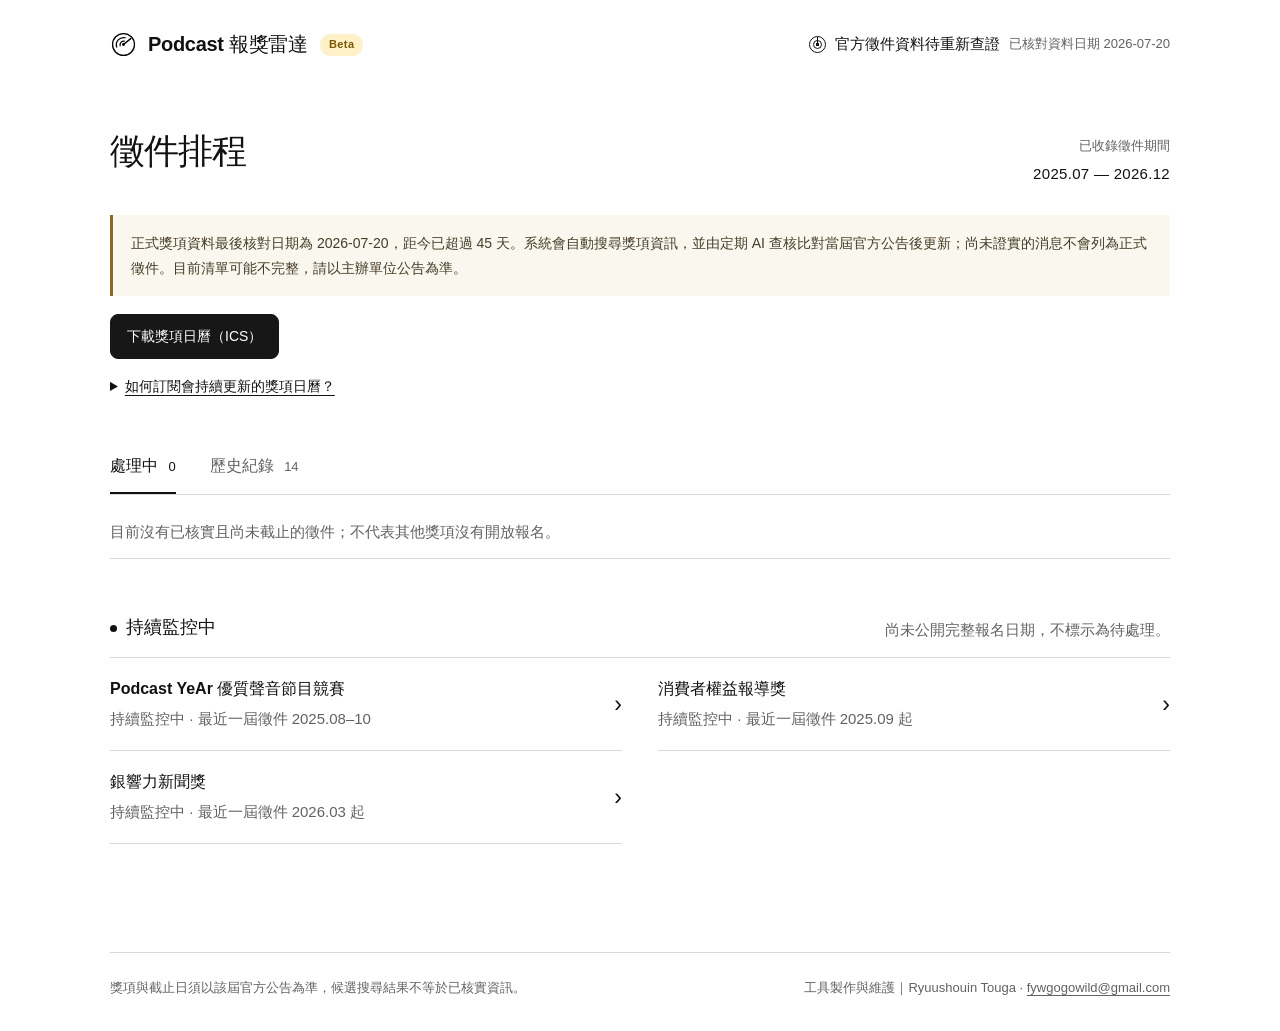
<file: index.html>
<!doctype html>
<html lang="zh-Hant">
<head>
  <meta charset="UTF-8" />
  <meta name="viewport" content="width=device-width, initial-scale=1.0" />
  <meta name="description" content="Podcast 報獎雷達 Beta：獎項徵件截止、官方公告查證與獎項日曆" />
  <title>Podcast 報獎雷達｜Beta</title>
  <meta name="theme-color" content="#ffffff" />
  <link rel="icon" href="./radar-favicon.svg?v=29" type="image/svg+xml" sizes="any" />
  <link rel="shortcut icon" href="./radar-favicon.svg?v=29" type="image/svg+xml" />
  <link rel="stylesheet" href="./styles.css?v=31" />
</head>
<body>
  <header class="topbar">
    <div class="brand"><img src="./radar-favicon.svg?v=29" alt="" /><h1>Podcast 報獎雷達 <span class="beta-badge">Beta</span></h1></div>
    <div class="monitor-state"><span class="pulse"></span><strong id="dataStatus">獎項資料確認中</strong><span>已核對資料日期 <time id="lastUpdated"></time></span></div>
  </header>

  <main class="main-view">
    <section class="intro">
      <div><h2>徵件排程</h2></div>
      <div class="period"><span>已收錄徵件期間</span><strong id="periodLabel">讀取中</strong></div>
    </section>

    <div class="data-notice" id="dataNotice" role="status"></div>
    <div class="site-actions"><a href="./awards.ics" class="site-action">下載獎項日曆（ICS）</a></div>
    <details class="calendar-help"><summary>如何訂閱會持續更新的獎項日曆？</summary><p>Google 日曆：開啟「其他日曆」旁的 ＋ →「從網址新增」，貼上下方網址。這是訂閱，不是匯入一次性的檔案。系統只收錄已核實的徵件資訊，未核實的候選新聞不會出現在日曆中。</p><div class="calendar-url"><code id="calendarUrl">https://mirrorvoicegit.github.io/podcast-awards/awards.ics</code><button id="copyCalendarUrl" type="button">複製網址</button></div><p id="copyCalendarFeedback" class="copy-feedback" aria-live="polite"></p></details>

    <nav class="view-tabs" role="tablist" aria-label="排程檢視">
      <button class="view-tab active" role="tab" aria-selected="true" data-view="upcoming">處理中 <span id="upcomingCount"></span></button>
      <button class="view-tab" role="tab" aria-selected="false" data-view="archive">歷史紀錄 <span id="archiveCount"></span></button>
    </nav>

    <div class="summary" id="summary"></div>
    <section class="application-list" id="applicationList" aria-live="polite"></section>
    <section class="monitor-section" id="monitorSection">
      <div class="section-label"><div><span class="monitor-dot"></span><h3>持續監控中</h3></div><p>尚未公開完整報名日期，不標示為待處理。</p></div>
      <div class="monitor-list" id="monitorList"></div>
    </section>
    <div class="empty" id="emptyState" hidden>沒有符合條件的獎項。</div>
  </main>

  <div class="panel-backdrop" id="panelBackdrop" hidden></div>
  <aside class="detail-panel" id="detailPanel" aria-live="polite" aria-hidden="true"></aside>

  <footer><span>獎項與截止日須以該屆官方公告為準，候選搜尋結果不等於已核實資訊。</span><span>工具製作與維護｜Ryuushouin Touga · <a href="mailto:fywgogowild@gmail.com">fywgogowild@gmail.com</a></span></footer>
  <script type="module" src="./app.js?v=32"></script>
</body>
</html>
</file>
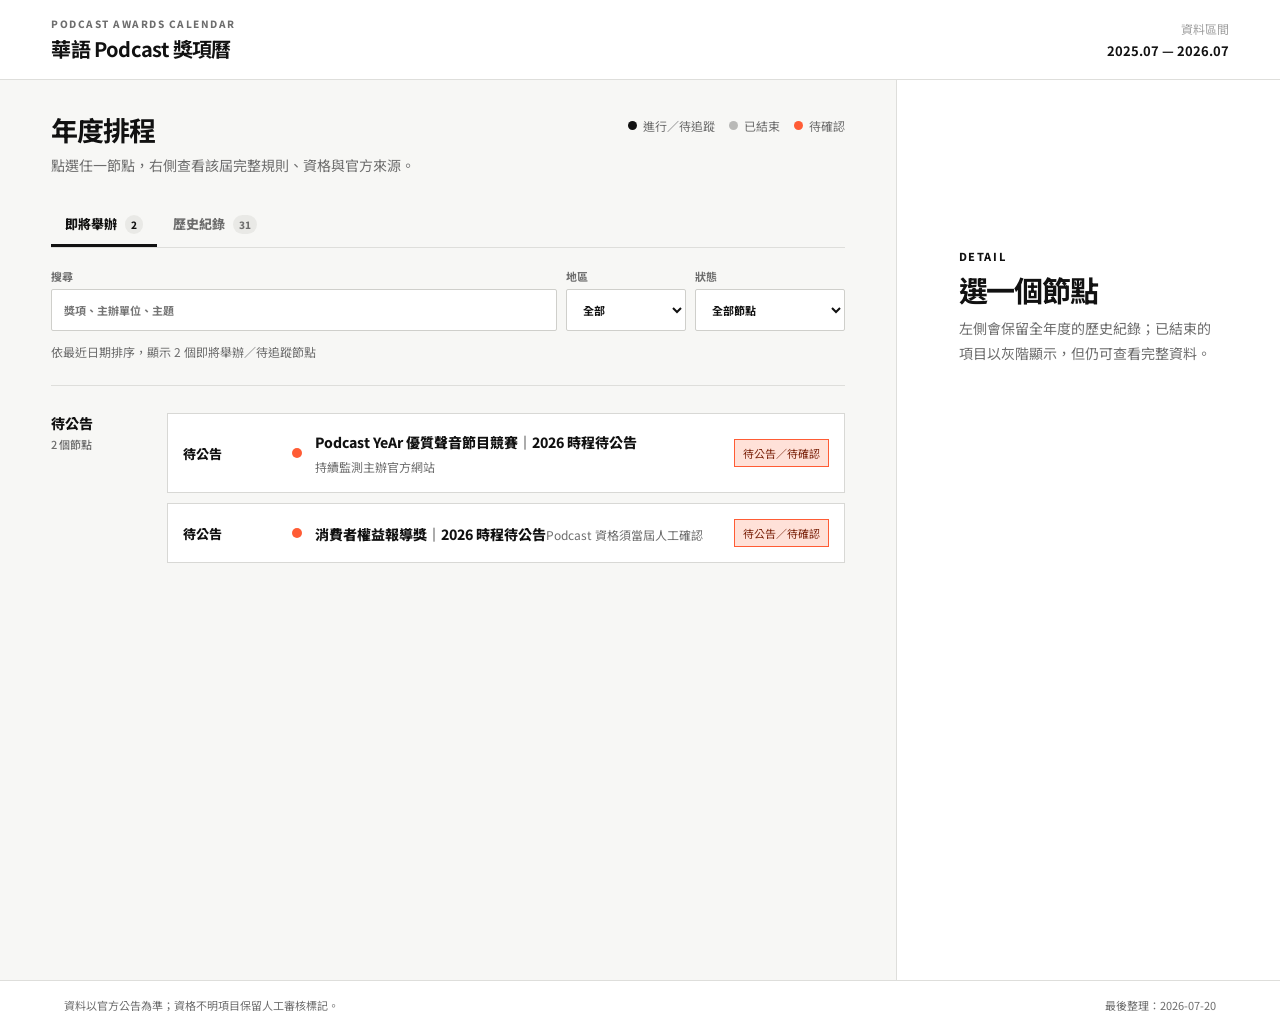
<file: podcast-awards-calendar-v5/index.html>
<!doctype html>
<html lang="zh-Hant">
<head>
  <meta charset="UTF-8" />
  <meta name="viewport" content="width=device-width, initial-scale=1.0" />
  <meta name="description" content="華語 Podcast 獎項年度排程" />
  <title>華語 Podcast 獎項曆</title>
  <link rel="preconnect" href="https://fonts.googleapis.com" />
  <link rel="preconnect" href="https://fonts.gstatic.com" crossorigin />
  <link href="https://fonts.googleapis.com/css2?family=Noto+Sans+TC:wght@400;500;600;700;800&display=swap" rel="stylesheet" />
  <link rel="icon" href="./favicon.svg" type="image/svg+xml" />
  <link rel="stylesheet" href="./styles.css?v=5" />
</head>
<body>
  <header class="topbar">
    <div><p class="overline">PODCAST AWARDS CALENDAR</p><h1>華語 Podcast 獎項曆</h1></div>
    <div class="period"><span>資料區間</span><strong>2025.07 — 2026.07</strong></div>
  </header>

  <main class="app-shell">
    <section class="calendar-view" aria-labelledby="calendar-title">
      <div class="calendar-heading">
        <div><h2 id="calendar-title">年度排程</h2><p>點選任一節點，右側查看該屆完整規則、資格與官方來源。</p></div>
        <div class="legend"><span><i class="dot active"></i>進行／待追蹤</span><span><i class="dot past"></i>已結束</span><span><i class="dot uncertain"></i>待確認</span></div>
      </div>
      <div class="view-tabs" role="tablist" aria-label="排程檢視">
        <button class="view-tab active" id="upcomingTab" role="tab" aria-selected="true" data-view="upcoming">即將舉辦 <span id="upcomingCount"></span></button>
        <button class="view-tab" id="archiveTab" role="tab" aria-selected="false" data-view="archive">歷史紀錄 <span id="archiveCount"></span></button>
      </div>
      <div class="controls">
        <label class="search"><span>搜尋</span><input id="searchInput" type="search" placeholder="獎項、主辦單位、主題" /></label>
        <label><span>地區</span><select id="regionFilter"><option value="all">全部</option><option value="台灣">台灣</option><option value="香港">香港</option></select></label>
        <label><span>狀態</span><select id="phaseFilter"><option value="all">全部節點</option><option value="open">徵件／截止</option><option value="result">入圍／得獎</option><option value="monitor">待公告／待確認</option></select></label>
      </div>
      <div class="summary" id="summary"></div>
      <div class="timeline" id="timeline" aria-live="polite"></div>
      <div class="empty" id="emptyState" hidden>沒有符合篩選條件的節點。</div>
    </section>

    <aside class="detail-panel" id="detailPanel" aria-live="polite">
      <div class="detail-empty"><p class="overline">DETAIL</p><h2>選一個節點</h2><p>左側會保留全年度的歷史紀錄；已結束的項目以灰階顯示，但仍可查看完整資料。</p></div>
    </aside>
  </main>

  <footer><span>資料以官方公告為準；資格不明項目保留人工審核標記。</span><span>最後整理：<time id="lastUpdated"></time></span></footer>
  <script type="module" src="./app.js?v=5"></script>
</body>
</html>
</file>
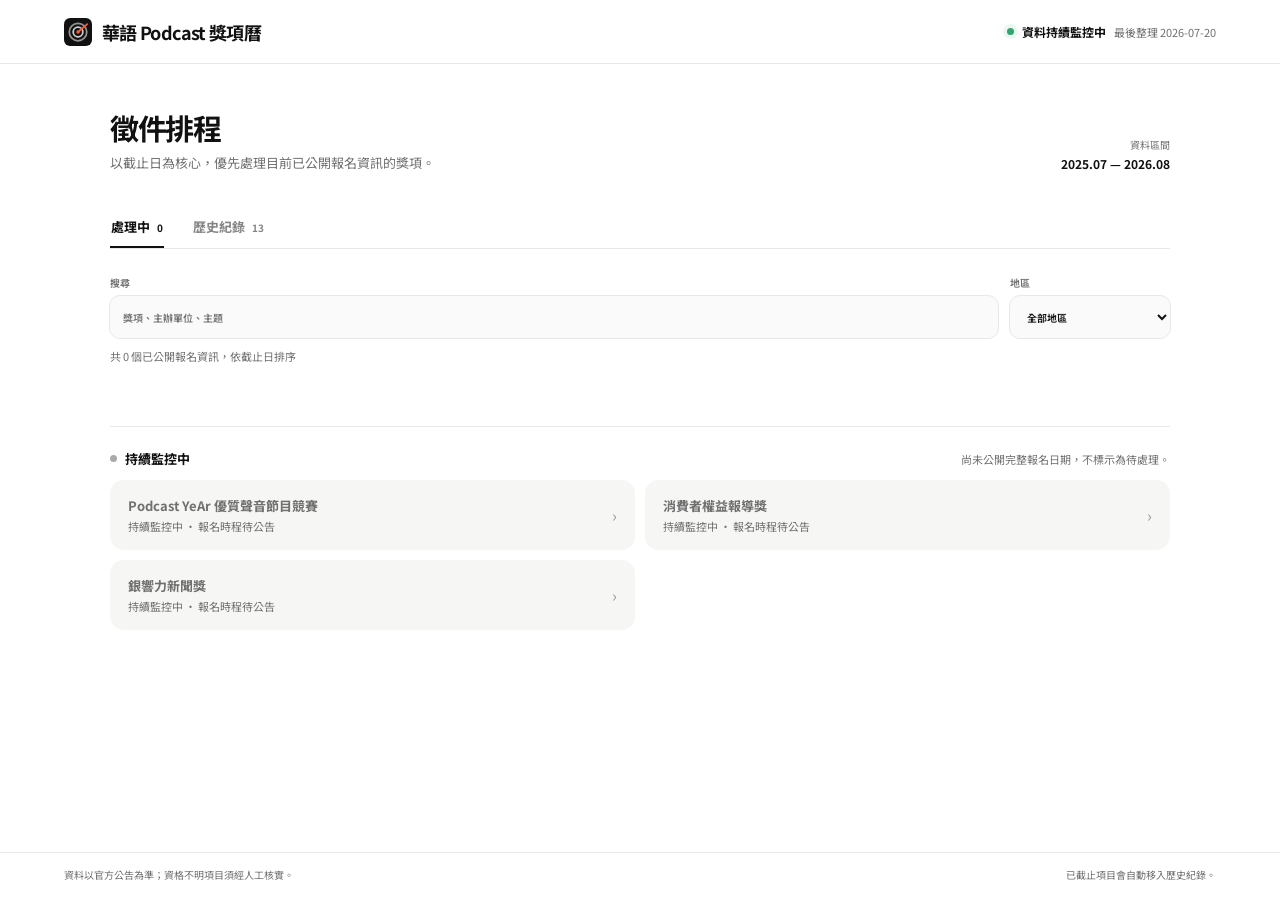
<file: podcast-awards-v7/index.html>
<!doctype html>
<html lang="zh-Hant">
<head>
  <meta charset="UTF-8" />
  <meta name="viewport" content="width=device-width, initial-scale=1.0" />
  <meta name="description" content="華語 Podcast 獎項徵件截止排程" />
  <title>華語 Podcast 獎項曆</title>
  <link rel="preconnect" href="https://fonts.googleapis.com" />
  <link rel="preconnect" href="https://fonts.gstatic.com" crossorigin />
  <link href="https://fonts.googleapis.com/css2?family=Noto+Sans+TC:wght@400;500;600;700;800&display=swap" rel="stylesheet" />
  <link rel="icon" href="./favicon.svg" type="image/svg+xml" />
  <link rel="stylesheet" href="./styles.css?v=7" />
</head>
<body>
  <header class="topbar">
    <div class="brand"><img src="./favicon.svg" alt="" /><h1>華語 Podcast 獎項曆</h1></div>
    <div class="monitor-state"><span class="pulse"></span><strong>資料持續監控中</strong><span>最後整理 <time id="lastUpdated"></time></span></div>
  </header>

  <main class="main-view">
    <section class="intro">
      <div><h2>徵件排程</h2><p>以截止日為核心，優先處理目前已公開報名資訊的獎項。</p></div>
      <div class="period"><span>資料區間</span><strong>2025.07 — 2026.08</strong></div>
    </section>

    <nav class="view-tabs" role="tablist" aria-label="排程檢視">
      <button class="view-tab active" role="tab" aria-selected="true" data-view="upcoming">處理中 <span id="upcomingCount"></span></button>
      <button class="view-tab" role="tab" aria-selected="false" data-view="archive">歷史紀錄 <span id="archiveCount"></span></button>
    </nav>

    <section class="controls" aria-label="篩選">
      <label class="search"><span>搜尋</span><input id="searchInput" type="search" placeholder="獎項、主辦單位、主題" /></label>
      <label><span>地區</span><select id="regionFilter"><option value="all">全部地區</option><option value="台灣">台灣</option><option value="香港">香港</option></select></label>
    </section>

    <div class="summary" id="summary"></div>
    <section class="application-list" id="applicationList" aria-live="polite"></section>
    <section class="monitor-section" id="monitorSection">
      <div class="section-label"><div><span class="monitor-dot"></span><h3>持續監控中</h3></div><p>尚未公開完整報名日期，不標示為待處理。</p></div>
      <div class="monitor-list" id="monitorList"></div>
    </section>
    <div class="empty" id="emptyState" hidden>沒有符合條件的獎項。</div>
  </main>

  <div class="panel-backdrop" id="panelBackdrop" hidden></div>
  <aside class="detail-panel" id="detailPanel" aria-live="polite" aria-hidden="true"></aside>

  <footer><span>資料以官方公告為準；資格不明項目須經人工核實。</span><span>已截止項目會自動移入歷史紀錄。</span></footer>
  <script type="module" src="./app.js?v=7"></script>
</body>
</html>
</file>
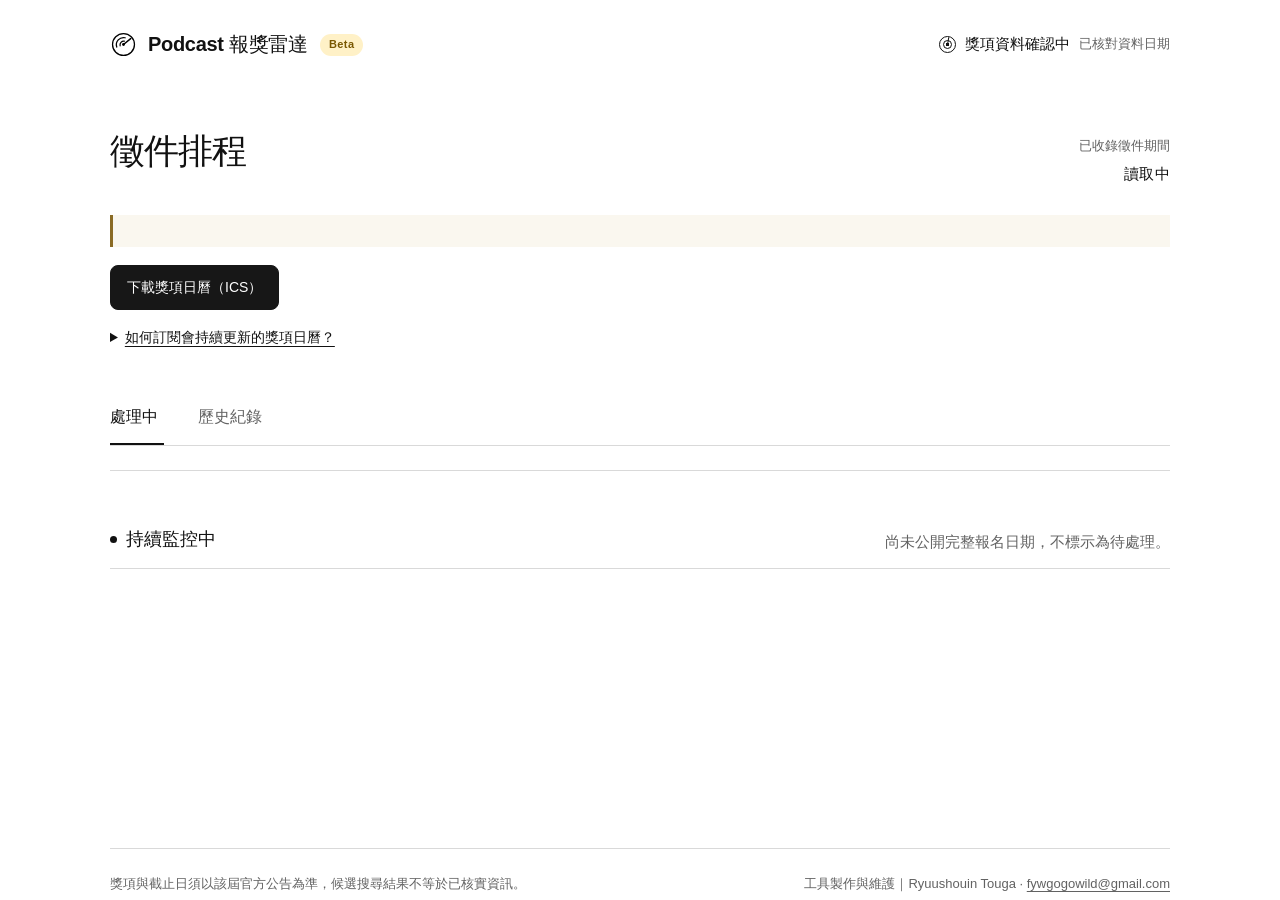
<file: review.html>
<!doctype html>
<html lang="zh-Hant">
<head>
  <meta charset="UTF-8">
  <meta name="viewport" content="width=device-width, initial-scale=1">
  <meta name="robots" content="noindex, nofollow">
  <meta http-equiv="refresh" content="0;url=./index.html">
  <title>Podcast 報獎雷達｜返回首頁</title>
</head>
<body>
  <p>候選新聞改由 AI 查核官方公告，不再提供使用者人工審核頁面。</p>
  <p><a href="./index.html">前往 Podcast 報獎雷達</a></p>
</body>
</html>
</file>
<file: styles.css>
:root {
  --canvas:#ffffff;
  --paper:#ffffff;
  --ink:#111111;
  --muted:#626262;
  --faint:#8a8a8a;
  --line:#d9d9d9;
  --action:#0057ff;
  --text-xs:13px;
  --text-sm:15px;
  --text-base:16px;
  --text-lg:18px;
}

* { box-sizing:border-box; }
html { min-height:100%; color-scheme:light; background:#ffffff; font-size:16px; }
body {
  min-height:100%;
  margin:0;
  color:var(--ink);
  background:#ffffff;
  font-family:-apple-system,BlinkMacSystemFont,"Helvetica Neue","Segoe UI","PingFang TC","Noto Sans TC","Microsoft JhengHei",sans-serif;
  font-size:var(--text-base);
  font-weight:400;
  line-height:1.65;
  -webkit-font-smoothing:antialiased;
  text-rendering:optimizeLegibility;
}
button,input,select { font:inherit; }
button { color:inherit; }
h1,h2,h3,p { margin-top:0; }
button:focus-visible,a:focus-visible,input:focus-visible,select:focus-visible { outline:2px solid var(--ink); outline-offset:4px; }

.topbar {
  width:min(1060px,calc(100% - 48px));
  min-height:88px;
  display:flex;
  align-items:center;
  justify-content:space-between;
  gap:28px;
  margin:0 auto;
  padding:25px 0;
}
.brand { display:flex; align-items:center; gap:11px; }
.brand img { width:27px; height:27px; }
.brand h1 { margin:0; font-size:20px; font-weight:550; letter-spacing:-.015em; }
.monitor-state { display:flex; align-items:center; gap:9px; color:var(--muted); font-size:var(--text-xs); }
.monitor-state strong { color:var(--ink); font-size:var(--text-sm); font-weight:500; }
.pulse { position:relative; width:17px; height:17px; flex:0 0 auto; overflow:hidden; border:1.5px solid var(--ink); border-radius:50%; background:radial-gradient(circle,var(--ink) 0 1.5px,transparent 1.7px); }
.pulse::before { content:""; position:absolute; top:.5px; left:7.25px; width:1px; height:7.5px; background:var(--ink); transform-origin:50% 100%; animation:radar-sweep 2.4s linear infinite; }
.pulse::after { content:""; position:absolute; inset:3px; border:1px solid var(--ink); border-radius:50%; }
@keyframes radar-sweep { to { transform:rotate(360deg); } }

.main-view {
  width:min(1060px,calc(100% - 48px));
  min-height:calc(100vh - 140px);
  margin:0 auto;
  padding:42px 0 108px;
  background:#ffffff;
}
.intro { display:flex; align-items:start; justify-content:space-between; gap:40px; }
.intro h2 { margin:0; font-size:35px; line-height:1.2; font-weight:500; letter-spacing:-.025em; }
.intro p { max-width:620px; margin:0; color:var(--muted); font-size:17px; line-height:1.7; }
.period { display:grid; gap:6px; flex:0 0 auto; padding-top:5px; text-align:right; }
.period span { color:var(--muted); font-size:var(--text-xs); }
.period strong { font-size:var(--text-sm); font-weight:500; letter-spacing:.02em; }

.view-tabs { display:flex; gap:34px; margin-top:42px; border-bottom:1px solid var(--line); }
.view-tab {
  padding:13px 0 12px;
  border:0;
  border-bottom:2px solid transparent;
  color:var(--muted);
  background:transparent;
  font-size:var(--text-base);
  font-weight:500;
  cursor:pointer;
}
.view-tab.active { color:var(--ink); border-bottom-color:var(--ink); }
.view-tab span { margin-left:6px; color:inherit; font-size:var(--text-xs); }

.summary { margin-top:24px; color:var(--muted); font-size:var(--text-sm); line-height:1.7; }

.application-list { display:grid; margin-top:14px; border-top:1px solid var(--line); }
.application-card {
  position:relative;
  width:100%;
  display:grid;
  grid-template-columns:200px minmax(0,1fr) auto;
  align-items:center;
  gap:28px;
  min-height:130px;
  padding:26px 8px 26px 20px;
  border:0;
  border-bottom:1px solid var(--line);
  border-radius:0;
  background:#ffffff;
  text-align:left;
  cursor:pointer;
  transition:background .16s ease;
}
.application-card:hover { background:#ffffff; }
.application-card:hover h3 { text-decoration:underline; text-decoration-thickness:1px; text-underline-offset:5px; }
.application-card.actionable::before { content:""; position:absolute; top:26px; bottom:26px; left:0; width:2px; background:var(--action); }
.deadline-block { display:flex; align-items:end; gap:10px; }
.deadline-date { width:4.4ch; display:grid; grid-template-columns:2ch .35ch 2ch; align-items:baseline; color:var(--ink); font-size:56px; font-weight:500; line-height:.94; letter-spacing:-.055em; font-variant-numeric:tabular-nums; font-feature-settings:"tnum" 1; }
.deadline-month { text-align:right; }
.deadline-separator { text-align:center; }
.deadline-day { text-align:left; }
.deadline-word { padding-bottom:5px; color:var(--muted); font-size:var(--text-sm); font-weight:500; }
.application-card h3 { margin:0 0 9px; font-size:22px; line-height:1.45; font-weight:550; letter-spacing:-.012em; }
.application-meta { margin:0; color:var(--muted); font-size:var(--text-sm); line-height:1.75; }
.application-tag { display:inline-flex; align-items:center; padding:4px 9px; border:1px solid var(--action); border-radius:999px; color:#fff; background:var(--action); font-size:var(--text-xs); font-weight:550; white-space:nowrap; }
.application-tag::before { content:none; }
.days-left { display:block; margin-top:8px; color:var(--action); text-align:right; font-size:var(--text-sm); font-weight:500; }
.archive-card { color:var(--ink); filter:none; }
.archive-card .deadline-date,.archive-card .deadline-word { color:var(--ink); }
.archive-card .application-tag { border-color:var(--ink); color:var(--ink); background:#fff; }

.monitor-section { margin-top:54px; padding-top:0; border-top:0; }
.section-label { display:flex; align-items:end; justify-content:space-between; gap:24px; margin-bottom:14px; }
.section-label>div { display:flex; align-items:center; gap:9px; }
.section-label h3 { margin:0; font-size:var(--text-lg); font-weight:550; }
.section-label p { margin:0; color:var(--muted); font-size:var(--text-sm); }
.monitor-dot { width:7px; height:7px; border-radius:50%; background:var(--ink); }
.monitor-list { display:grid; grid-template-columns:repeat(2,minmax(0,1fr)); column-gap:36px; border-top:1px solid var(--line); }
.monitor-card {
  width:100%;
  display:flex;
  align-items:center;
  justify-content:space-between;
  gap:18px;
  min-height:90px;
  padding:18px 0;
  border:0;
  border-bottom:1px solid var(--line);
  border-radius:0;
  background:#ffffff;
  text-align:left;
  cursor:pointer;
}
.monitor-card:hover { color:#000; }
.monitor-card strong { display:block; margin-bottom:5px; color:var(--ink); font-size:var(--text-base); font-weight:550; }
.monitor-card span { color:var(--muted); font-size:var(--text-sm); }
.monitor-card .arrow { color:var(--ink); font-size:23px; font-weight:300; line-height:1; }

.empty { margin-top:28px; padding:64px 0; border-top:1px solid var(--line); border-bottom:1px solid var(--line); color:var(--muted); text-align:center; font-size:var(--text-base); }

.panel-backdrop { position:fixed; z-index:10; inset:0; background:transparent; }
.detail-panel {
  display:none;
  position:fixed;
  z-index:11;
  top:0;
  right:0;
  width:min(660px,96vw);
  height:100vh;
  overflow:auto;
  padding:42px 52px 88px;
  background:#ffffff;
  border-left:1px solid var(--line);
  box-shadow:none;
}
.detail-panel.show { display:block; }
.detail-top { display:flex; justify-content:space-between; align-items:center; gap:18px; }
.detail-close { padding:8px 0; border:0; color:var(--muted); background:transparent; font-size:var(--text-sm); cursor:pointer; }
.detail-kicker { margin:0; color:var(--muted); font-size:var(--text-xs); font-weight:500; letter-spacing:.025em; }
.detail-status { display:inline-flex; align-items:center; margin:30px 0 16px; padding:4px 9px; border:1px solid var(--action); border-radius:999px; color:#fff; background:var(--action); font-size:var(--text-xs); font-weight:550; }
.detail-status::before { content:none; }
.detail-status.monitor,.detail-status.archive { border-color:var(--ink); color:var(--ink); background:#fff; }
.detail-panel h2 { margin-bottom:10px; font-size:34px; line-height:1.3; font-weight:500; letter-spacing:-.025em; }
.detail-organizer { margin-bottom:32px; color:var(--muted); font-size:var(--text-base); }
.detail-deadline { margin:10px 0 0; padding:25px 0 34px; border-top:1px solid var(--line); border-bottom:0; border-radius:0; background:#ffffff; }
.detail-deadline span { display:block; color:var(--muted); font-size:var(--text-sm); }
.detail-deadline strong { display:block; margin:5px 0 8px; color:var(--ink); font-size:38px; line-height:1.3; font-weight:500; letter-spacing:-.025em; font-variant-numeric:tabular-nums; }
.detail-section { padding:32px 0; border-top:1px solid var(--line); }
.detail-section h3 { margin-bottom:16px; font-size:19px; line-height:1.5; font-weight:600; letter-spacing:-.008em; }
.detail-section p { max-width:54ch; margin:0; font-size:var(--text-base); line-height:1.8; }
.detail-meta { display:grid; gap:17px; }
.detail-meta div { display:grid; grid-template-columns:104px 1fr; gap:22px; font-size:var(--text-base); }
.detail-meta dt { color:var(--muted); }
.detail-meta dd { margin:0; line-height:1.7; }
.meta-link { display:inline-block; margin-top:7px; color:var(--ink); font-size:var(--text-sm); font-weight:600; text-decoration:underline; text-underline-offset:4px; }
.source-section { padding-top:27px; padding-bottom:27px; }
.source-link { display:flex; align-items:center; justify-content:space-between; gap:20px; margin:0; color:var(--ink); background:transparent; font-size:var(--text-lg); font-weight:600; text-decoration:none; }
.source-link span { width:42px; height:42px; display:grid; place-items:center; border-radius:50%; color:#fff; background:var(--ink); }
footer { width:min(1060px,calc(100% - 48px)); display:flex; justify-content:space-between; gap:24px; margin:0 auto; padding:24px 0 32px; border-top:1px solid var(--line); color:var(--muted); font-size:var(--text-xs); }

@media(prefers-reduced-motion:reduce) {
  .pulse::before { animation:none; transform:rotate(45deg); }
}

@media(max-width:760px) {
  .topbar { width:min(100% - 32px,1060px); min-height:70px; padding:18px 0; }
  .brand img { width:25px; height:25px; }
  .brand h1 { font-size:18px; }
  .monitor-state>span:last-child { display:none; }
  .monitor-state strong { font-size:13px; }
  .main-view { width:min(100% - 32px,1060px); padding:34px 0 80px; }
  .intro { align-items:start; flex-direction:column; gap:22px; }
  .intro h2 { font-size:34px; }
  .intro p { font-size:var(--text-base); }
  .period { text-align:left; }
  .view-tabs { margin-top:30px; }
  .application-card { grid-template-columns:1fr; gap:18px; min-height:0; padding:25px 8px 25px 17px; }
  .application-card.actionable::before { top:24px; bottom:24px; }
  .deadline-date { font-size:54px; }
  .application-tag { justify-self:start; }
  .days-left { text-align:left; }
  .monitor-list { grid-template-columns:1fr; }
  .section-label { align-items:start; flex-direction:column; gap:8px; }
  .detail-panel { padding:30px 25px 64px; }
  .detail-panel h2 { font-size:30px; }
  .detail-deadline strong { font-size:33px; }
  footer { width:min(100% - 32px,1060px); flex-direction:column; }
}

/* 資料可信度提醒與入口 */
.data-notice { margin-top:28px; padding:16px 18px; border-left:3px solid #8a6b25; background:#faf7ef; color:#473c27; font-size:14px; line-height:1.75; }
.site-actions { display:flex; flex-wrap:wrap; gap:12px; margin-top:18px; }
.site-action { display:inline-block; padding:10px 16px; border:1px solid #171717; border-radius:8px; color:#fff; background:#171717; text-decoration:none; font-size:14px; }
.site-action.secondary { color:#171717; background:#fff; }
.site-action:hover { text-decoration:underline; }
footer a { color:inherit; text-underline-offset:3px; }
@media (max-width:600px) { .site-actions{display:grid;} .site-action{text-align:center;} .data-notice{font-size:13px;} }

/* 日曆訂閱說明 */
.calendar-help{margin-top:16px;color:var(--muted);font-size:14px}
.calendar-help summary{cursor:pointer;text-decoration:underline;text-underline-offset:4px;color:var(--ink)}
.calendar-help p{margin:12px 0}
.calendar-url{display:flex;align-items:center;flex-wrap:wrap;gap:12px}
.calendar-url code{font-size:12px;overflow-wrap:anywhere;padding:8px;background:#f6f6f6;border-radius:6px}
.calendar-url button{padding:8px 14px;border:1px solid #171717;background:#fff;border-radius:6px;cursor:pointer}
.copy-feedback{font-size:13px}

/* Beta 版本標示 */
.beta-badge { display:inline-flex; align-items:center; vertical-align:middle; margin-left:7px; padding:2px 9px; border-radius:999px; font-size:11px; line-height:1.6; font-weight:650; letter-spacing:0.035em; color:#795700; background:#fff1c7; }
</file>
<file: podcast-awards-calendar-v5/styles.css>
:root { --ink:#17232b; --muted:#657079; --paper:#f5f3ee; --card:#fffefa; --line:#d8d9d5; --green:#1d5a51; --lime:#cfe67a; --orange:#e9794d; --past:#a6aaa8; --soft:#eef0eb; }
* { box-sizing:border-box; }
body { margin:0; background:var(--paper); color:var(--ink); font-family:"Noto Sans TC",system-ui,sans-serif; }
button,input,select { font:inherit; } .overline { margin:0 0 7px; color:var(--green); font-size:11px; font-weight:800; letter-spacing:.15em; } h1,h2,h3,p { margin-top:0; }
.topbar { display:flex; align-items:end; justify-content:space-between; gap:24px; padding:28px clamp(24px,5vw,68px); color:#fff; background:var(--green); } .topbar .overline { color:var(--lime); } h1 { margin:0; font-size:29px; letter-spacing:-.04em; }.period { display:grid; gap:4px; text-align:right; font-size:12px; }.period span { opacity:.65; }.period strong { color:var(--lime); font-size:16px; }
.app-shell { min-height:calc(100vh - 147px); display:grid; grid-template-columns:minmax(0,1fr) minmax(340px,31vw); }.calendar-view { padding:40px clamp(24px,4vw,58px) 80px; }.calendar-heading { display:flex; justify-content:space-between; gap:20px; align-items:start; }.calendar-heading h2 { margin-bottom:6px; font-size:34px; letter-spacing:-.045em; }.calendar-heading p { color:var(--muted); font-size:14px; }.legend { display:flex; gap:14px; flex-wrap:wrap; color:var(--muted); font-size:12px; white-space:nowrap; }.legend span { display:flex; gap:6px; align-items:center; }.dot { width:9px; height:9px; display:inline-block; border-radius:50%; background:var(--green); }.dot.past { background:var(--past); }.dot.uncertain { background:var(--orange); }
.controls { display:grid; grid-template-columns:minmax(170px,1fr) 120px 150px; gap:9px; margin:28px 0 12px; }.controls label { display:grid; gap:5px; color:var(--muted); font-size:11px; font-weight:700; }.controls input,.controls select { min-height:42px; padding:0 12px; border:1px solid var(--line); border-radius:2px; color:var(--ink); background:#fff; outline-color:var(--green); }.summary { min-height:24px; color:var(--muted); font-size:12px; }
.view-tabs { display:flex; gap:2px; margin-top:28px; border-bottom:1px solid var(--line); }.view-tab { padding:11px 14px; border:0; border-bottom:3px solid transparent; color:var(--muted); background:transparent; font-size:13px; font-weight:800; cursor:pointer; }.view-tab:hover { color:var(--green); }.view-tab.active { border-bottom-color:var(--green); color:var(--green); }.view-tab span { margin-left:5px; padding:2px 6px; color:inherit; border-radius:10px; background:var(--soft); font-size:10px; }
.timeline { margin-top:18px; }.month { display:grid; grid-template-columns:94px 1fr; gap:22px; padding:27px 0; border-top:1px solid var(--line); }.month-label { font-size:14px; font-weight:800; }.month-label small { display:block; margin-top:3px; color:var(--muted); font-size:11px; font-weight:500; }.events { display:grid; gap:10px; }.event { width:100%; display:grid; grid-template-columns:96px 10px minmax(0,1fr) auto; align-items:center; gap:13px; padding:15px; border:1px solid var(--line); color:var(--ink); background:var(--card); text-align:left; cursor:pointer; transition:transform .15s,border-color .15s; }.event:hover,.event:focus-visible { transform:translateX(3px); border-color:var(--green); outline:0; }.event.selected { border:2px solid var(--green); padding:14px; }.event.is-past { color:#707775; background:#f1f1ed; filter:grayscale(1); }.event.is-past:hover { filter:grayscale(.75); }.event-date { font-size:13px; font-weight:800; }.event-marker { width:10px; height:10px; border-radius:50%; background:var(--green); }.event.result .event-marker { background:#497f91; }.event.monitor .event-marker { background:var(--orange); }.event.is-past .event-marker { background:var(--past); }.event-main { min-width:0; }.event-title { font-size:14px; font-weight:800; line-height:1.5; }.event-note { overflow:hidden; margin-top:2px; color:var(--muted); font-size:12px; text-overflow:ellipsis; white-space:nowrap; }.event-tag { padding:5px 8px; color:var(--green); border:1px solid #b8cfc6; font-size:11px; white-space:nowrap; }.event.is-past .event-tag { color:#777; border-color:#c8c8c5; }.empty { padding:48px; border:1px dashed var(--line); color:var(--muted); text-align:center; }
.detail-panel { position:sticky; top:0; height:100vh; overflow:auto; padding:40px 32px; border-left:1px solid var(--line); background:#fff; }.detail-empty { max-width:260px; margin:40% auto 0; }.detail-empty h2 { font-size:27px; letter-spacing:-.04em; }.detail-empty p:last-child { color:var(--muted); font-size:14px; line-height:1.8; }.detail-top { display:flex; justify-content:space-between; gap:12px; }.detail-close { border:0; background:transparent; color:var(--muted); cursor:pointer; }.detail-status { margin:16px 0 10px; color:var(--green); font-size:12px; font-weight:800; }.detail-panel h2 { margin-bottom:8px; font-size:29px; line-height:1.28; letter-spacing:-.04em; }.detail-organizer { margin-bottom:26px; color:var(--muted); font-size:14px; }.detail-section { padding:18px 0; border-top:1px solid var(--line); }.detail-section h3 { margin-bottom:9px; font-size:12px; letter-spacing:.08em; }.detail-section p { margin:0; font-size:14px; line-height:1.75; }.detail-meta { display:grid; gap:10px; }.detail-meta div { display:grid; grid-template-columns:86px 1fr; gap:10px; font-size:13px; }.detail-meta dt { color:var(--muted); }.detail-meta dd { margin:0; line-height:1.6; }.source-link { display:flex; justify-content:space-between; padding:12px 14px; color:#fff; background:var(--green); font-size:13px; font-weight:700; text-decoration:none; }.source-link:hover { background:#123f38; } footer { display:flex; justify-content:space-between; gap:20px; padding:16px clamp(24px,5vw,68px); border-top:1px solid var(--line); color:var(--muted); background:#fff; font-size:11px; }
.winner-list { display:grid; gap:8px; }.winner-item { padding:10px; border-left:3px solid var(--green); background:var(--soft); }.winner-item strong,.winner-item span { display:block; }.winner-item strong { font-size:13px; }.winner-item span { margin-top:3px; color:var(--muted); font-size:12px; }.winner-empty { color:var(--muted); font-size:13px !important; }
@media(max-width:980px) { .app-shell { grid-template-columns:1fr; }.detail-panel { position:fixed; z-index:3; right:0; bottom:0; left:0; height:auto; max-height:72vh; padding:25px; border-top:2px solid var(--green); border-left:0; box-shadow:0 -12px 30px #17232b22; transform:translateY(100%); transition:transform .25s; }.detail-panel.show { transform:translateY(0); }.detail-empty { margin:0; }.calendar-view { padding-bottom:60px; } }
@media(max-width:620px) { .topbar { align-items:start; flex-direction:column; }.period { text-align:left; }.calendar-heading { display:block; }.legend { margin-top:18px; }.controls { grid-template-columns:1fr 1fr; }.controls .search { grid-column:1/-1; }.month { grid-template-columns:1fr; gap:12px; }.event { grid-template-columns:76px 9px minmax(0,1fr); gap:9px; }.event-tag { display:none; } footer { flex-direction:column; } }

/* v5：黑白為底，顏色只用於需要採取行動的資訊。 */
:root { --ink:#111111; --muted:#6d6d6d; --paper:#f7f7f5; --card:#ffffff; --line:#dededb; --green:#111111; --lime:#ffe86b; --orange:#ff5c35; --past:#b9b9b7; --soft:#f0f0ed; }
body { color:var(--ink); background:var(--paper); }
.topbar { min-height:72px; align-items:center; padding:16px clamp(20px,4vw,56px); color:var(--ink); border-bottom:1px solid var(--line); background:#fff; }.topbar .overline { margin-bottom:3px; color:var(--muted); font-size:10px; }.topbar h1 { font-size:20px; letter-spacing:-.03em; }.period { color:var(--muted); }.period strong { color:var(--ink); font-size:13px; }
.app-shell { min-height:calc(100vh - 123px); grid-template-columns:minmax(0,1fr) minmax(330px,30vw); }.calendar-view { padding-top:30px; }.calendar-heading h2 { font-size:27px; }.calendar-heading p { margin-bottom:0; }.legend { padding-top:7px; }.dot.active { background:#111; }.dot.uncertain { background:var(--orange); }
.view-tab.active { color:var(--ink); border-bottom-color:var(--ink); }.view-tab:hover { color:var(--ink); }.view-tab span { background:#e9e9e6; }.controls { margin-top:20px; }.controls input,.controls select { border-color:#cfcfcb; box-shadow:none; }.controls input:focus,.controls select:focus { border-color:#111; }
.event { border-color:#d8d8d5; box-shadow:none; }.event:hover,.event:focus-visible { border-color:#111; }.event.selected { border-color:#111; }.event-marker { background:#111; }.event.result .event-marker { background:#478bb1; }.event.monitor .event-marker { background:var(--orange); }.event.open .event-tag { color:#111; border-color:#111; background:var(--lime); }.event.result .event-tag { color:#123d57; border-color:#478bb1; background:#d9effb; }.event.monitor .event-tag { color:#7d260f; border-color:var(--orange); background:#ffe1d8; }.event.is-past { background:#f0f0ee; }.event.is-past .event-tag { color:#777; border-color:#c9c9c6; background:transparent; }.event.is-past .event-marker { background:#aaa; }.source-link { background:#111; }.source-link:hover { background:#333; }.detail-panel { background:#fff; }.detail-status { color:#111; }.winner-item { border-left-color:#111; background:#f2f2f0; }
@media(max-width:620px) { .topbar { align-items:flex-start; gap:4px; }.period { text-align:left; }.topbar h1 { font-size:19px; } }
</file>
<file: podcast-awards-v7/styles.css>
:root { --ink:#111; --muted:#707070; --soft:#f5f5f3; --line:#e8e8e5; --orange:#ff5a1f; --orange-dark:#d83b00; --white:#fff; }
* { box-sizing:border-box; }
html { color-scheme:light; }
body { margin:0; color:var(--ink); background:#fff; font-family:"Noto Sans TC",system-ui,sans-serif; }
button,input,select { font:inherit; } button { color:inherit; } h1,h2,h3,p { margin-top:0; }
.topbar { min-height:64px; display:flex; align-items:center; justify-content:space-between; gap:24px; padding:12px clamp(20px,5vw,72px); border-bottom:1px solid var(--line); background:#fff; }.brand { display:flex; align-items:center; gap:10px; }.brand img { width:28px; height:28px; }.brand h1 { margin:0; font-size:18px; letter-spacing:-.035em; }.monitor-state { display:flex; align-items:center; gap:8px; color:var(--muted); font-size:11px; }.monitor-state strong { color:var(--ink); font-size:12px; }.pulse { width:7px; height:7px; border-radius:50%; background:#31a56d; box-shadow:0 0 0 4px #31a56d16; }
.main-view { width:min(1060px,calc(100% - 40px)); min-height:calc(100vh - 112px); margin:0 auto; padding:42px 0 80px; }.intro { display:flex; align-items:end; justify-content:space-between; gap:20px; }.intro h2 { margin-bottom:5px; font-size:29px; letter-spacing:-.05em; }.intro p { margin:0; color:var(--muted); font-size:13px; }.period { display:grid; gap:3px; text-align:right; }.period span { color:var(--muted); font-size:10px; }.period strong { font-size:12px; }
.view-tabs { display:flex; gap:28px; margin-top:34px; border-bottom:1px solid var(--line); }.view-tab { padding:11px 1px 10px; border:0; border-bottom:2px solid transparent; color:#858585; background:transparent; font-size:13px; font-weight:700; cursor:pointer; }.view-tab.active { color:#111; border-bottom-color:#111; }.view-tab span { margin-left:4px; color:inherit; font-size:10px; }
.controls { display:grid; grid-template-columns:minmax(240px,1fr) 160px; gap:12px; margin:26px 0 10px; }.controls label { display:grid; gap:6px; color:var(--muted); font-size:10px; font-weight:600; }.controls input,.controls select { height:42px; padding:0 13px; border:0; border-radius:10px; outline:1px solid var(--line); background:#fafafa; color:#111; }.controls input:focus,.controls select:focus { outline:1px solid #999; background:#fff; }.summary { min-height:28px; color:var(--muted); font-size:11px; }
.application-list { display:grid; gap:14px; margin-top:8px; }.application-card { width:100%; display:grid; grid-template-columns:190px minmax(0,1fr) auto; align-items:center; gap:22px; padding:24px 26px; border:0; border-radius:22px; text-align:left; cursor:pointer; transition:transform .18s,box-shadow .18s; }.application-card:hover { transform:translateY(-2px); }.application-card.actionable { color:#fff; background:var(--orange); box-shadow:0 14px 34px #ff5a1f20; }.deadline-block { display:flex; align-items:end; gap:10px; }.deadline-date { font-size:50px; font-weight:800; line-height:.9; letter-spacing:-.07em; }.deadline-word { padding-bottom:4px; font-size:11px; font-weight:700; opacity:.85; }.application-card h3 { margin:0 0 6px; font-size:19px; line-height:1.4; letter-spacing:-.035em; }.application-meta { margin:0; font-size:12px; opacity:.78; }.application-tag { padding:7px 10px; border:1px solid currentColor; border-radius:99px; font-size:11px; font-weight:700; white-space:nowrap; }.days-left { display:block; margin-top:7px; text-align:right; font-size:11px; font-weight:700; }.archive-card { color:#555; background:#f4f4f2; box-shadow:none; }.archive-card .application-tag { color:#777; }.archive-card .deadline-date { color:#555; }
.monitor-section { margin-top:42px; padding-top:22px; border-top:1px solid var(--line); }.section-label { display:flex; align-items:center; justify-content:space-between; gap:20px; margin-bottom:12px; }.section-label>div { display:flex; align-items:center; gap:8px; }.section-label h3 { margin:0; font-size:13px; }.section-label p { margin:0; color:var(--muted); font-size:11px; }.monitor-dot { width:7px; height:7px; border-radius:50%; background:#aaa; }.monitor-list { display:grid; grid-template-columns:repeat(2,minmax(0,1fr)); gap:10px; }.monitor-card { width:100%; display:flex; align-items:center; justify-content:space-between; gap:14px; padding:16px 18px; border:0; border-radius:14px; background:#f6f6f4; text-align:left; cursor:pointer; }.monitor-card:hover { background:#efefed; }.monitor-card strong { display:block; margin-bottom:3px; font-size:13px; }.monitor-card span { color:var(--muted); font-size:11px; }.monitor-card .arrow { color:#999; font-size:16px; }.empty { margin-top:20px; padding:50px; border-radius:18px; color:var(--muted); background:#f7f7f5; text-align:center; }
.panel-backdrop { position:fixed; z-index:10; inset:0; background:#0003; backdrop-filter:blur(2px); }.detail-panel { display:none; position:fixed; z-index:11; top:0; right:0; width:min(500px,94vw); height:100vh; overflow:auto; padding:30px; background:#fff; box-shadow:-20px 0 60px #0001; }.detail-panel.show { display:block; }.detail-top { display:flex; justify-content:space-between; gap:12px; }.detail-close { padding:6px 0; border:0; color:var(--muted); background:transparent; cursor:pointer; }.detail-kicker { margin:0; color:var(--muted); font-size:10px; font-weight:700; letter-spacing:.1em; }.detail-status { display:inline-block; margin:20px 0 12px; padding:6px 9px; border-radius:99px; color:#fff; background:var(--orange); font-size:10px; font-weight:800; }.detail-status.monitor,.detail-status.archive { color:#555; background:#eee; }.detail-panel h2 { margin-bottom:8px; font-size:27px; line-height:1.3; letter-spacing:-.045em; }.detail-organizer { margin-bottom:24px; color:var(--muted); font-size:13px; }.detail-deadline { margin:8px 0 25px; padding:20px; border-radius:16px; background:#f5f5f3; }.detail-deadline span { display:block; color:var(--muted); font-size:10px; }.detail-deadline strong { display:block; margin-top:3px; font-size:34px; letter-spacing:-.05em; }.detail-section { padding:18px 0; border-top:1px solid var(--line); }.detail-section h3 { margin-bottom:9px; font-size:11px; letter-spacing:.06em; }.detail-section p { margin:0; font-size:13px; line-height:1.75; }.detail-section-heading { display:flex; align-items:center; justify-content:space-between; gap:12px; margin-bottom:10px; }.detail-section-heading h3 { margin:0; }.detail-section-heading>span { color:var(--muted); font-size:10px; }.recommendation-note { margin-bottom:12px; color:var(--muted); font-size:11px; line-height:1.65; }.recommendation-list { display:grid; gap:8px; }.recommendation-item { display:flex; align-items:center; justify-content:space-between; gap:14px; padding:14px; border:1px solid var(--line); border-radius:12px; color:var(--ink); text-decoration:none; transition:border-color .16s,background .16s; }.recommendation-item:hover { border-color:#bbb; background:#fafafa; }.recommendation-main { display:grid; gap:4px; }.recommendation-main strong { font-size:14px; }.recommendation-main small { color:var(--muted); font-size:10px; }.recommendation-main>span:last-child { margin-top:3px; color:#555; font-size:11px; line-height:1.55; }.fit-tag { width:max-content; padding:3px 6px; border-radius:99px; color:#fff; background:#111; font-size:9px; font-weight:800; }.recommendation-arrow { color:var(--muted); }.recommendation-empty { display:grid; gap:4px; padding:15px; border-radius:12px; background:var(--soft); }.recommendation-empty strong { font-size:12px; }.recommendation-empty span { color:var(--muted); font-size:11px; line-height:1.6; }.detail-meta { display:grid; gap:9px; }.detail-meta div { display:grid; grid-template-columns:82px 1fr; gap:10px; font-size:12px; }.detail-meta dt { color:var(--muted); }.detail-meta dd { margin:0; line-height:1.6; }.source-link { display:flex; justify-content:space-between; margin-top:10px; padding:13px 15px; border-radius:10px; color:#fff; background:#111; font-size:12px; font-weight:700; text-decoration:none; }.winner-empty { color:var(--muted); }.winner-list { display:grid; gap:8px; }.winner-item { padding:10px; border-radius:8px; background:#f5f5f3; }.winner-item strong,.winner-item span { display:block; }.winner-item strong { font-size:12px; }.winner-item span { margin-top:3px; color:var(--muted); font-size:11px; }
footer { display:flex; justify-content:space-between; gap:20px; padding:14px clamp(20px,5vw,72px); border-top:1px solid var(--line); color:var(--muted); font-size:10px; }
@media(max-width:720px) { .monitor-state>span:last-child { display:none; }.main-view { width:min(100% - 28px,1060px); padding-top:28px; }.intro { align-items:start; flex-direction:column; }.period { text-align:left; }.controls { grid-template-columns:1fr; }.application-card { grid-template-columns:1fr; gap:15px; padding:22px; }.deadline-date { font-size:46px; }.application-tag { justify-self:start; }.days-left { text-align:left; }.monitor-list { grid-template-columns:1fr; }.section-label { align-items:start; flex-direction:column; }.detail-panel { padding:24px; } footer { flex-direction:column; } }
</file>
